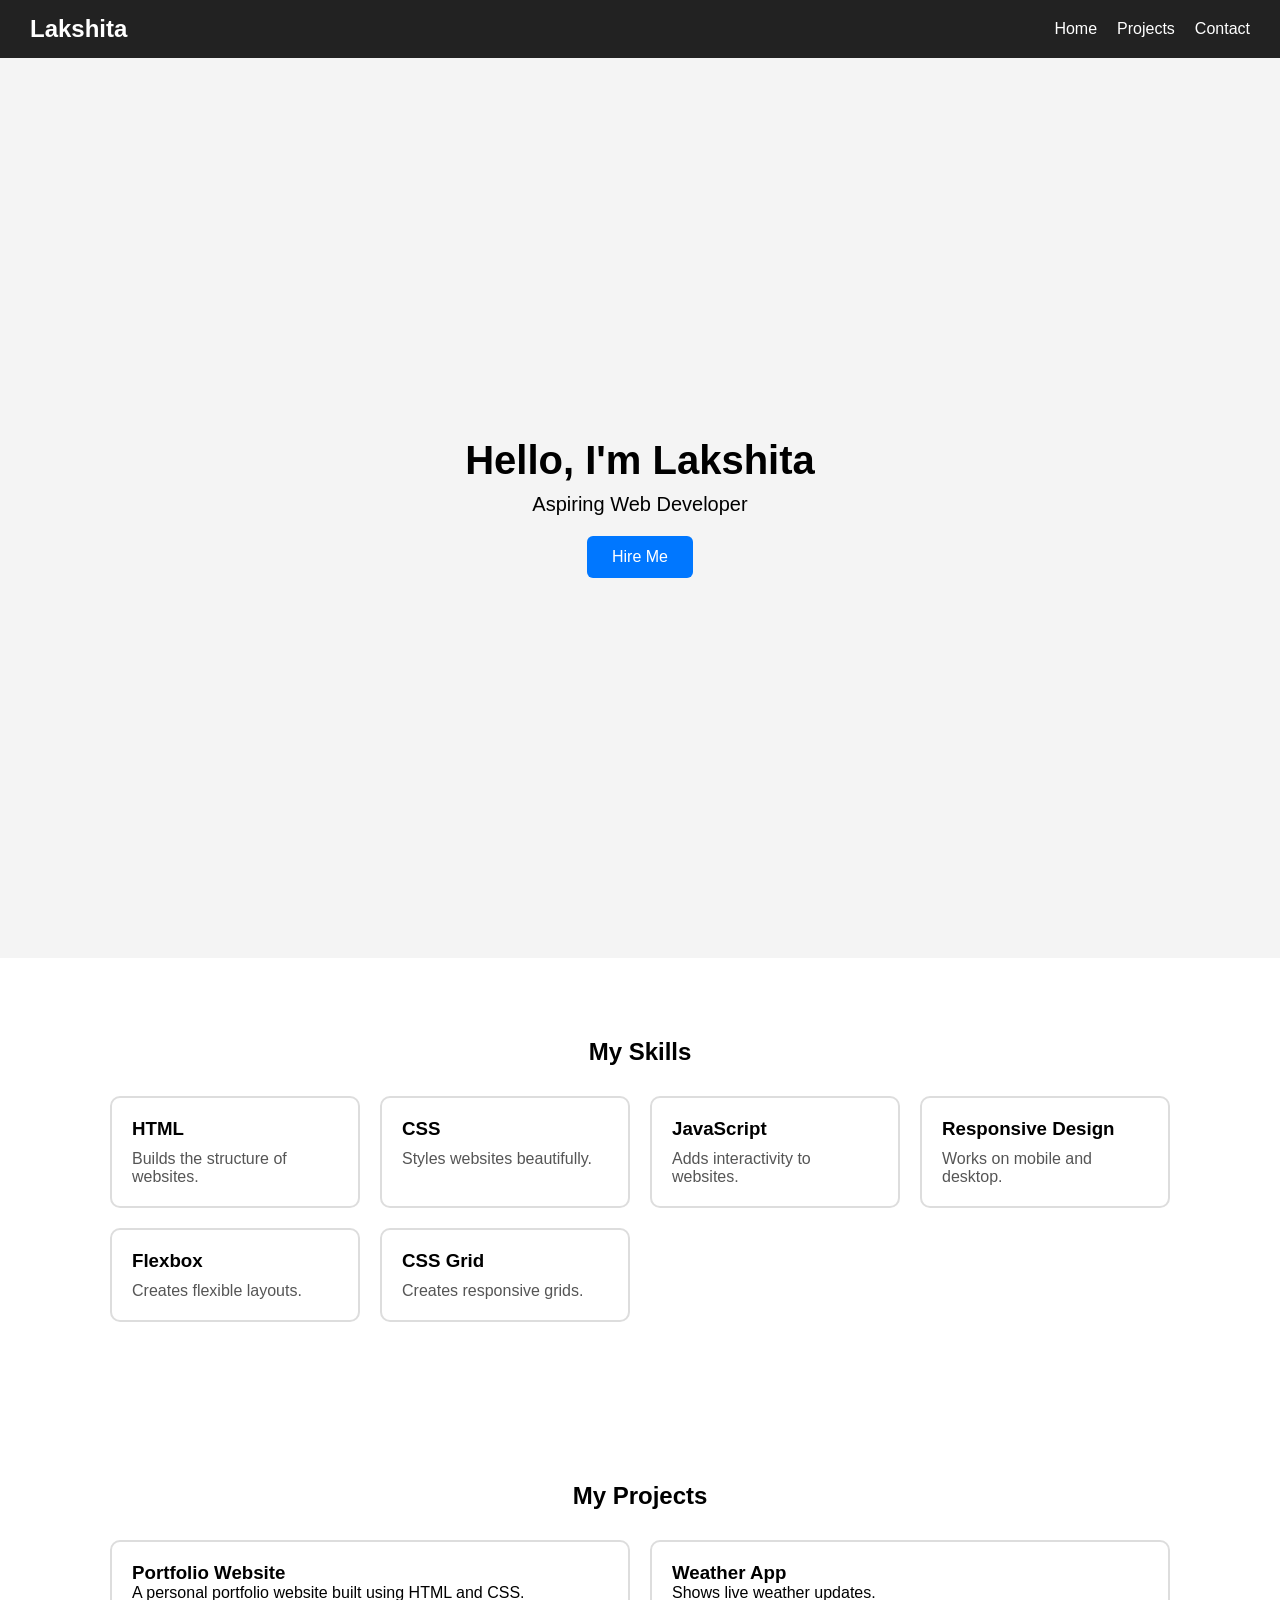
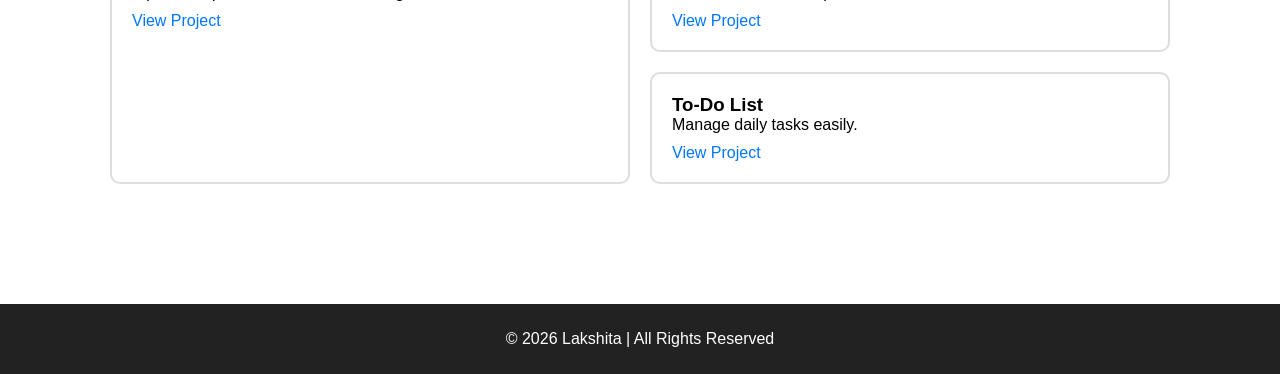
<file: index.html>
<!DOCTYPE html>
<html lang="en">
<head>
  <meta charset="UTF-8">
  <meta name="viewport" content="width=device-width, initial-scale=1.0">
  <title>Developer Portfolio</title>
  <link rel="stylesheet" href="style.css">
</head>

<body>

<nav>
  <h2>Lakshita</h2>

  <ul>
    <li><a href="#">Home</a></li>
    <li><a href="#">Projects</a></li>
    <li><a href="#">Contact</a></li>
  </ul>
</nav>

<section class="hero">
  <h1>Hello, I'm Lakshita</h1>
  <p>Aspiring Web Developer</p>
  <a href="#" class="btn">Hire Me</a>
</section>
<section class="skills">
  <div class="container">

    <h2>My Skills</h2>

    <div class="skills-grid">

      <div class="card">
        <h3>HTML</h3>
        <p>Builds the structure of websites.</p>
      </div>

      <div class="card">
        <h3>CSS</h3>
        <p>Styles websites beautifully.</p>
      </div>

      <div class="card">
        <h3>JavaScript</h3>
        <p>Adds interactivity to websites.</p>
      </div>

      <div class="card">
        <h3>Responsive Design</h3>
        <p>Works on mobile and desktop.</p>
      </div>

      <div class="card">
        <h3>Flexbox</h3>
        <p>Creates flexible layouts.</p>
      </div>

      <div class="card">
        <h3>CSS Grid</h3>
        <p>Creates responsive grids.</p>
      </div>

    </div>

  </div>
</section>
<section class="projects">
  <div class="container">

    <h2>My Projects</h2>

    <div class="projects-grid">

      <div class="project-card featured">
        <h3>Portfolio Website</h3>
        <p>A personal portfolio website built using HTML and CSS.</p>
        <a href="#">View Project</a>
      </div>

      <div class="project-card">
        <h3>Weather App</h3>
        <p>Shows live weather updates.</p>
        <a href="#">View Project</a>
      </div>

      <div class="project-card">
        <h3>To-Do List</h3>
        <p>Manage daily tasks easily.</p>
        <a href="#">View Project</a>
      </div>

    </div>

  </div>
</section>

<footer>
  <p>© 2026 Lakshita | All Rights Reserved</p>
</footer>
</body>
</html>
</file>
<file: style.css>
*{
    margin:0;
    padding:0;
    box-sizing:border-box;
}

body{
    font-family:Arial,sans-serif;
}

nav{
    display:flex;
    justify-content:space-between;
    align-items:center;
    background:#222;
    color:white;
    padding:15px 30px;
    position:sticky;
    top:0;
}

nav ul{
    display:flex;
    list-style:none;
    gap:20px;
}

nav ul li a{
    color:white;
    text-decoration:none;
}

nav ul li a:hover{
    color:#00bfff;
}

.hero{
    display:flex;
    flex-direction:column;
    justify-content:center;
    align-items:center;
    height:100vh;
    background:#f4f4f4;
    text-align:center;
}

.hero h1{
    font-size:40px;
}

.hero p{
    font-size:20px;
    margin-top:10px;
}

@media (max-width:600px){
    nav ul{
        display:none;
    }
}
.btn{
    display:inline-block;
    margin-top:20px;
    background:#0077ff;
    color:white;
    padding:12px 25px;
    text-decoration:none;
    border-radius:6px;
}

.btn:hover{
    background:#0056b3;
}
@media (max-width:600px){

    .hero h1{
        font-size:28px;
    }

}
.container{
    max-width:1100px;
    margin:0 auto;
    padding:20px;
}

.skills{
    padding:60px 20px;
}

.skills h2{
    text-align:center;
    margin-bottom:30px;
}

.skills-grid{
    display:grid;
    grid-template-columns:repeat(auto-fit,minmax(220px,1fr));
    gap:20px;
}
.card{
    padding:20px;
    border:2px solid #ddd;
    border-radius:10px;
    transition:0.3s;
}

.card:hover{
    border-color:#0077ff;
    box-shadow:0 4px 10px rgba(0,0,0,0.2);
}

.card h3{
    margin-bottom:10px;
}

.card p{
    color:#555;
}
.projects{
    padding:60px 20px;
}

.projects h2{
    text-align:center;
    margin-bottom:30px;
}

.projects-grid{
    display:grid;
    grid-template-columns:1fr 1fr;
    gap:20px;
}

.project-card{
    border:2px solid #ddd;
    border-radius:10px;
    padding:20px;
}

.featured{
    grid-row:span 2;
}

.project-card a{
    display:inline-block;
    margin-top:10px;
    text-decoration:none;
    color:#0077ff;
}

footer{
    display:flex;
    justify-content:center;
    align-items:center;
    background:#222;
    color:white;
    height:70px;
    margin-top:40px;
}

@media (max-width:768px){

    .projects-grid{
        grid-template-columns:1fr;
    }

    .featured{
        grid-row:span 1;
    }

}
</file>
